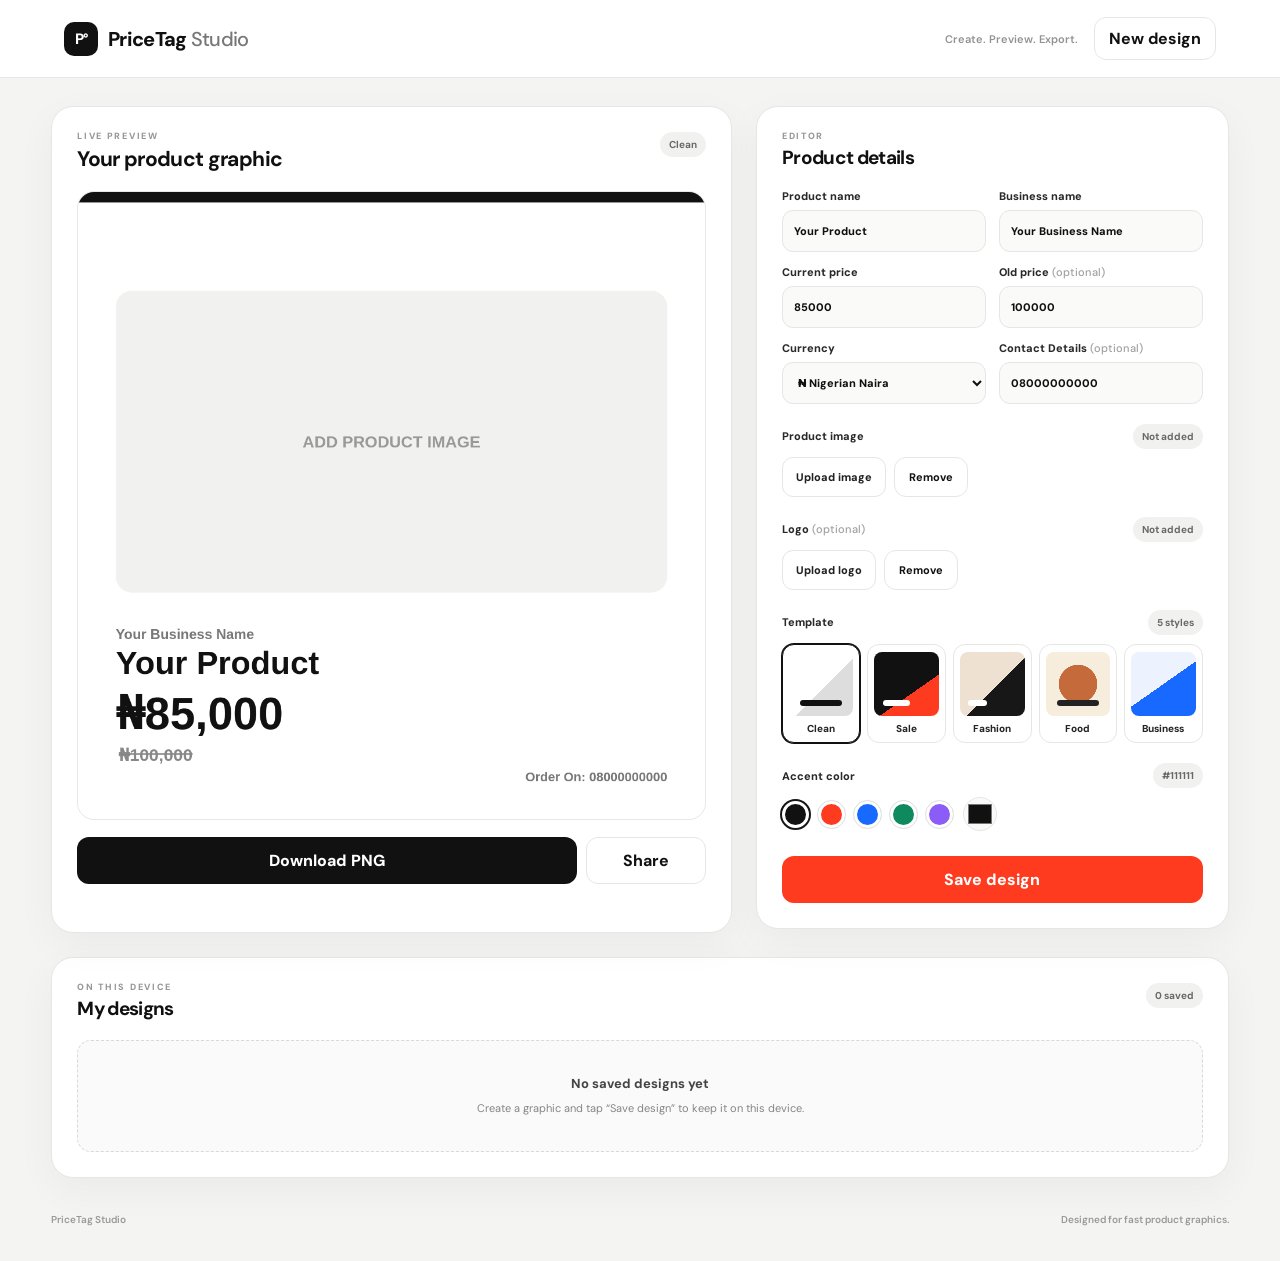
<file: pricetag.html>
<!DOCTYPE html><html lang="en"><head><meta charset="UTF-8"><meta name="viewport" content="width=device-width, initial-scale=1.0, viewport-fit=cover"><meta name="theme-color" content="#0b0b0c"><meta name="description" content="Create clean product graphics in seconds with PriceTag Studio."><title>PriceTag Studio</title><link rel="preconnect" href="https://fonts.googleapis.com"><link rel="preconnect" href="https://fonts.gstatic.com" crossorigin><link href="https://fonts.googleapis.com/css2?family=DM+Sans:wght@400;500;600;700;800&family=Inter:wght@400;500;600;700;800&display=swap" rel="stylesheet"><link rel="stylesheet" href="pricetagstyle.css"></head><body><header class="topbar"><a class="brand" href="#" aria-label="PriceTag Studio home"><span class="brand-mark">P°</span><span>PriceTag <b>Studio</b></span></a><div class="top-actions"><span class="top-hint">Create. Preview. Export.</span><button id="newDesignBtn" class="ghost-btn" type="button">New design</button></div></header><main class="app-shell"><section class="preview-panel panel"><div class="panel-head"><div><span class="eyebrow">LIVE PREVIEW</span><h1>Your product graphic</h1></div><span id="templateBadge" class="badge">Clean</span></div><div class="canvas-wrap"><canvas id="designCanvas" width="1080" height="1080"></canvas></div><div class="export-row"><button id="downloadBtn" class="primary-btn" type="button">Download PNG</button><button id="shareBtn" class="secondary-btn" type="button">Share</button></div><p id="status" class="status" role="status" aria-live="polite"></p></section><section class="editor-panel panel"><div class="section-heading"><div><span class="eyebrow">EDITOR</span><h2>Product details</h2></div></div><div class="form-grid"><label>Product name<input id="productName" value="Your Product" maxlength="40" placeholder="e.g. Nike Air Max"></label><label>Business name<input id="businessName" value="Your Business Name" maxlength="35" placeholder="Your Business Name"></label><label>Current price<input id="price" value="85000" inputmode="numeric" placeholder="85000"></label><label>Old price <span class="optional">(optional)</span><input id="oldPrice" value="100000" inputmode="numeric" placeholder="100000"></label><label>Currency<select id="currency"><option value="₦">₦ Nigerian Naira</option><option value="$">$ US Dollar</option><option value="£">£ Pound</option><option value="€">€ Euro</option></select></label><label>Contact Details <span class="optional">(optional)</span><input id="contact" value="08000000000" maxlength="40" inputmode="text" placeholder="08000000000"></label></div><div class="control-block"><div class="control-head"><div class="control-label">Product image</div><span id="imageState" class="file-state">Not added</span></div><div class="file-actions"><label class="upload-btn">Upload image<input id="productImage" type="file" accept="image/*" hidden></label><button id="removeImageBtn" class="small-btn" type="button">Remove</button></div></div><div class="control-block"><div class="control-head"><div class="control-label">Logo <span class="optional">(optional)</span></div><span id="logoState" class="file-state">Not added</span></div><div class="file-actions"><label class="upload-btn">Upload logo<input id="logoImage" type="file" accept="image/*" hidden></label><button id="removeLogoBtn" class="small-btn" type="button">Remove</button></div></div><div class="control-block"><div class="control-head"><div class="control-label">Template</div><span class="file-state">5 styles</span></div><div id="templates" class="template-grid"><button class="template-card active" data-template="clean" type="button"><span class="template-preview clean-preview"><i></i></span><span>Clean</span></button><button class="template-card" data-template="sale" type="button"><span class="template-preview sale-preview"><i></i></span><span>Sale</span></button><button class="template-card" data-template="fashion" type="button"><span class="template-preview fashion-preview"><i></i></span><span>Fashion</span></button><button class="template-card" data-template="food" type="button"><span class="template-preview food-preview"><i></i></span><span>Food</span></button><button class="template-card" data-template="business" type="button"><span class="template-preview business-preview"><i></i></span><span>Business</span></button></div></div><div class="control-block"><div class="control-head"><div class="control-label">Accent color</div><span id="colorValue" class="file-state">#111111</span></div><div class="color-row"><button class="color-dot active" data-color="#111111" style="--dot:#111111" aria-label="Black" type="button"></button><button class="color-dot" data-color="#ff3b1f" style="--dot:#ff3b1f" aria-label="Orange red" type="button"></button><button class="color-dot" data-color="#1769ff" style="--dot:#1769ff" aria-label="Blue" type="button"></button><button class="color-dot" data-color="#0f8a5f" style="--dot:#0f8a5f" aria-label="Green" type="button"></button><button class="color-dot" data-color="#8b5cf6" style="--dot:#8b5cf6" aria-label="Purple" type="button"></button><input id="customColor" type="color" value="#111111" title="Custom color" aria-label="Custom accent color"></div></div><button id="saveBtn" class="save-btn" type="button">Save design</button></section></main><section class="saved-section panel"><div class="section-heading"><div><span class="eyebrow">ON THIS DEVICE</span><h2>My designs</h2></div><span id="savedCount" class="file-state">0 saved</span></div><div id="savedDesigns" class="saved-grid"></div></section><footer class="footer"><span>PriceTag Studio</span><span>Designed for fast product graphics.</span></footer><script src="app.js"></script></body></html>
</file>
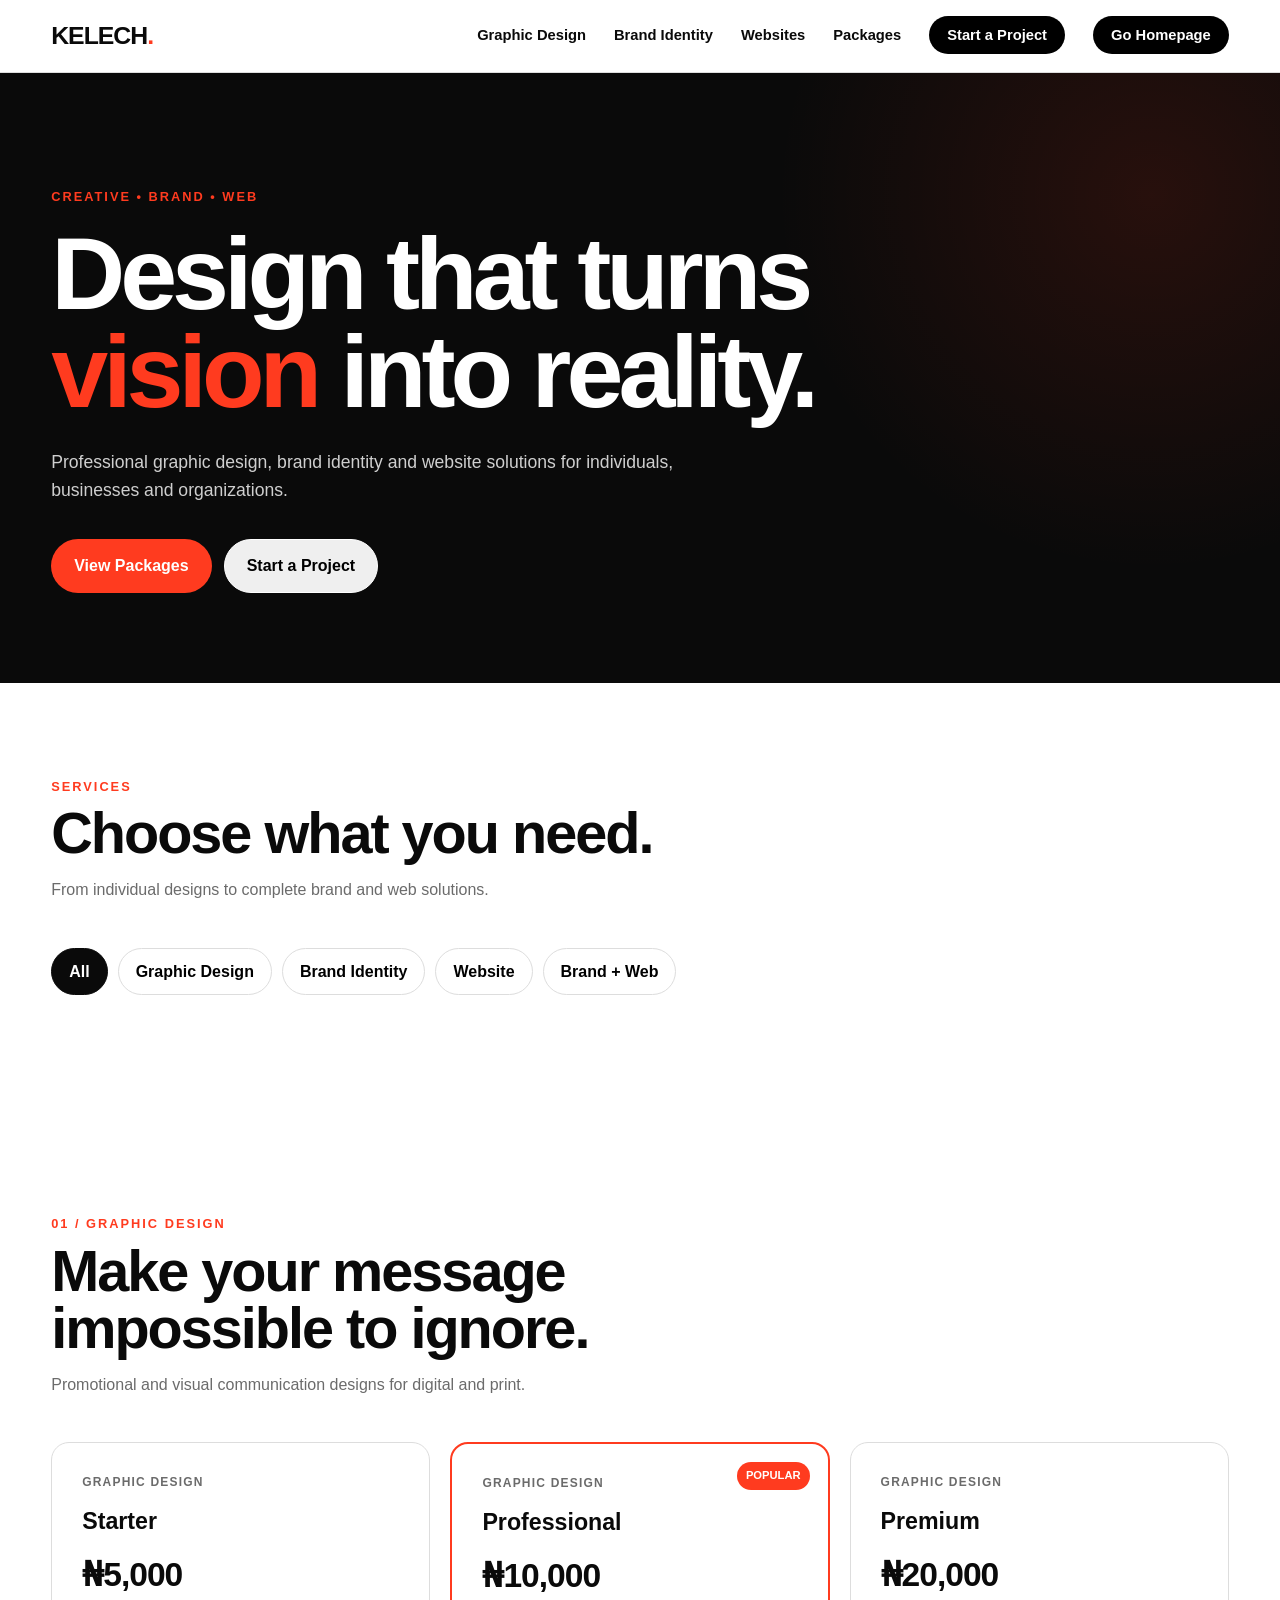
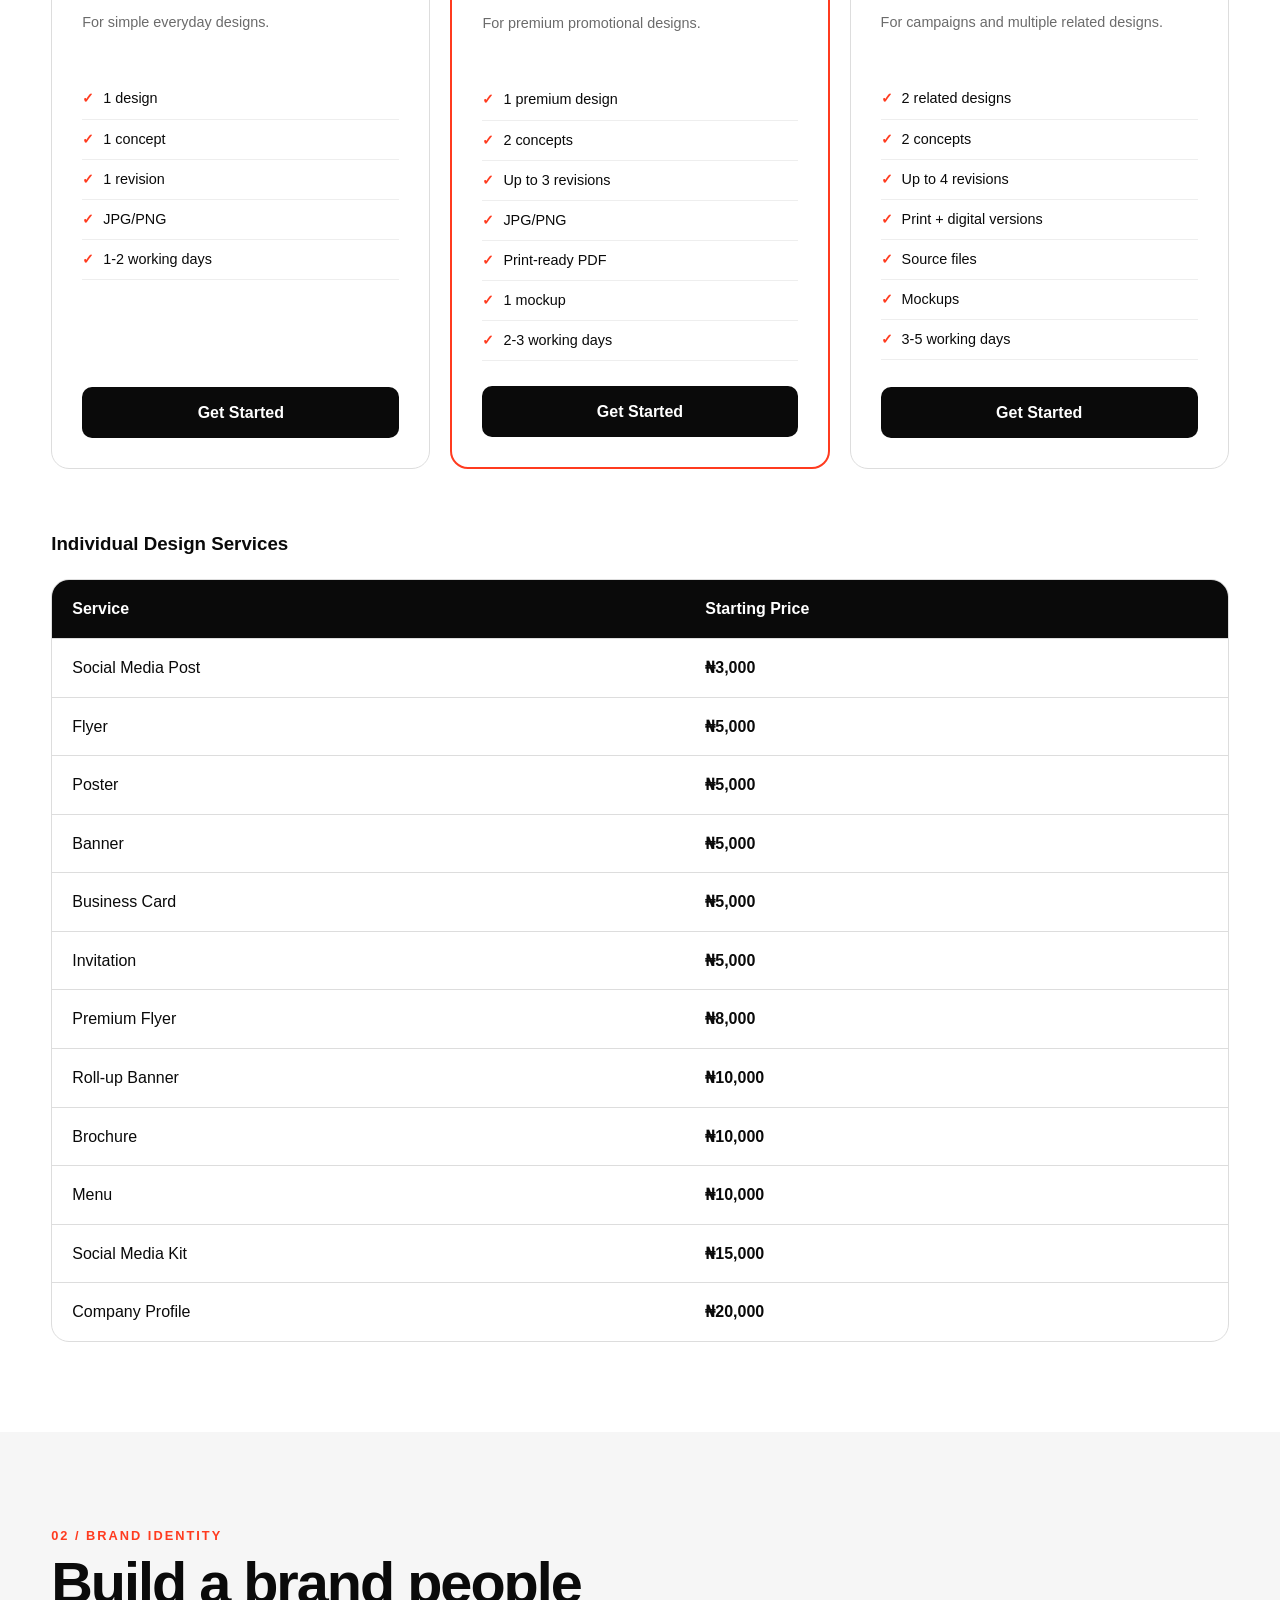
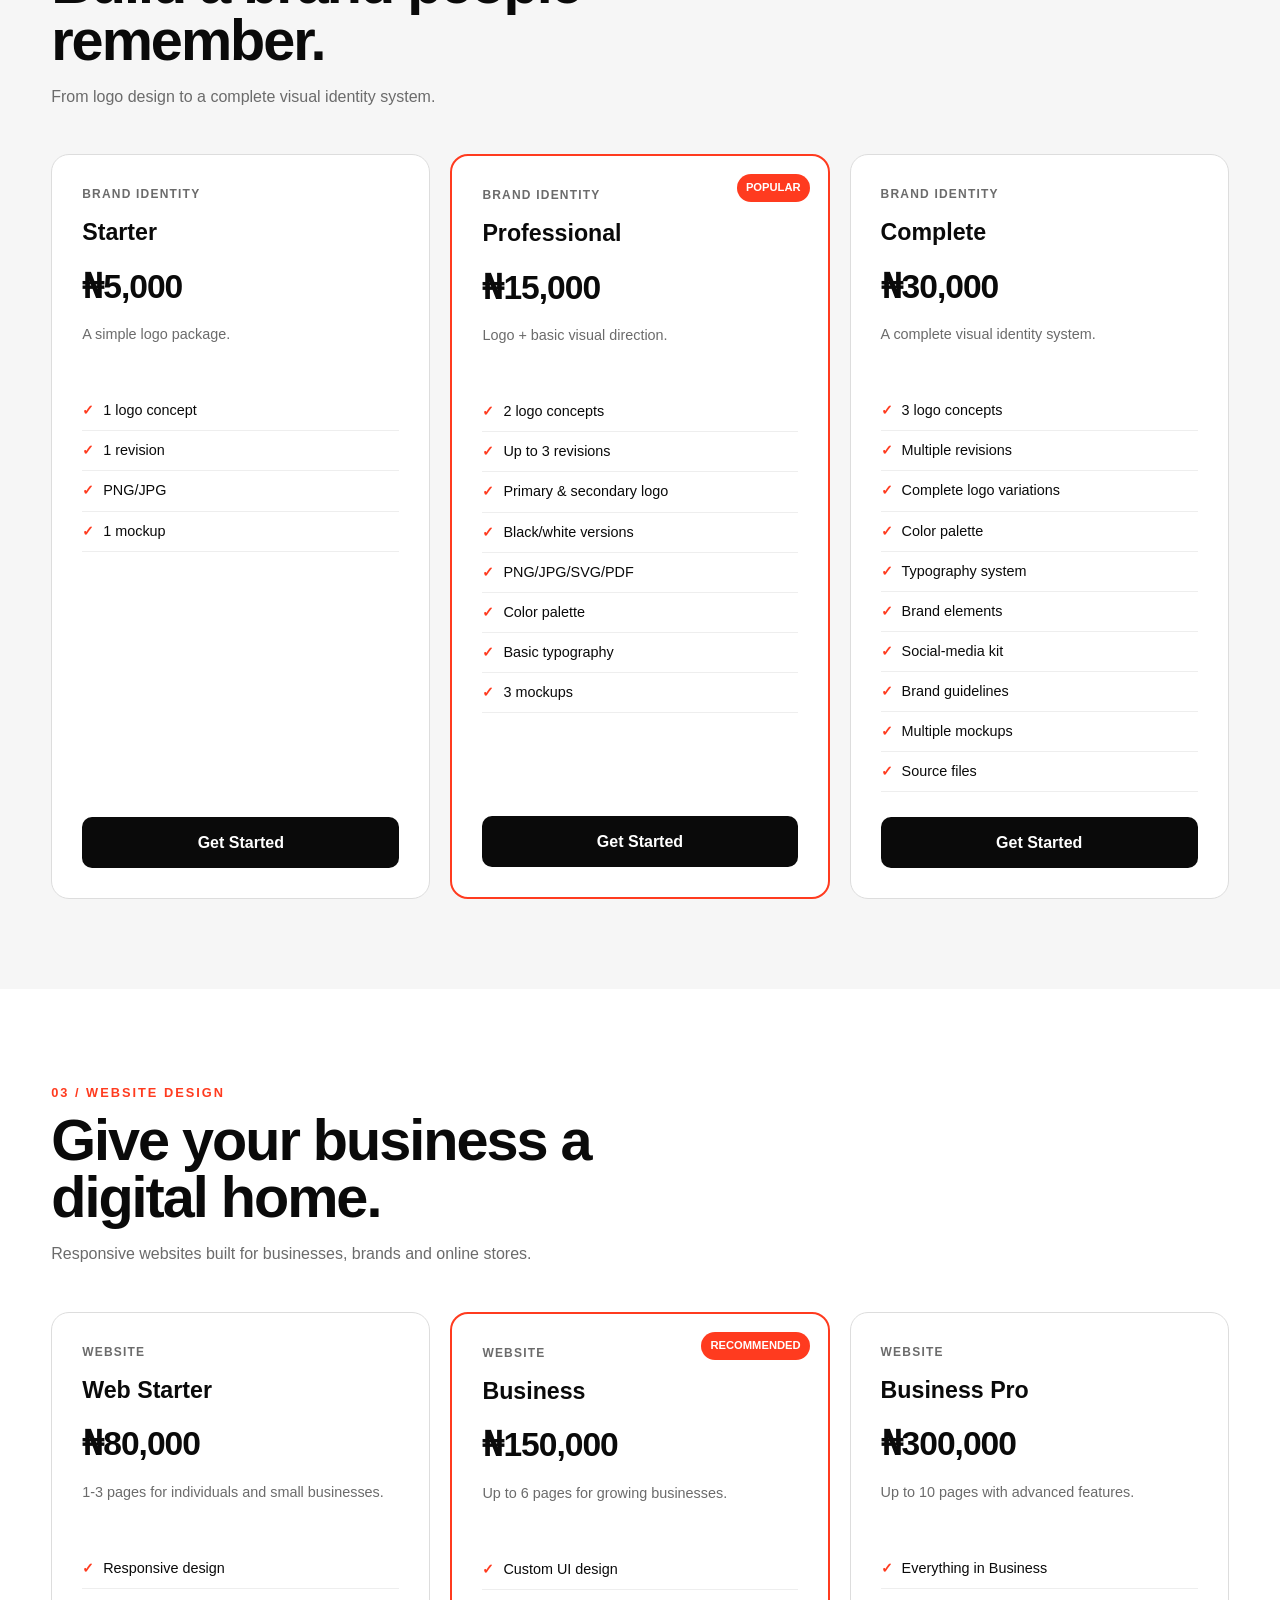
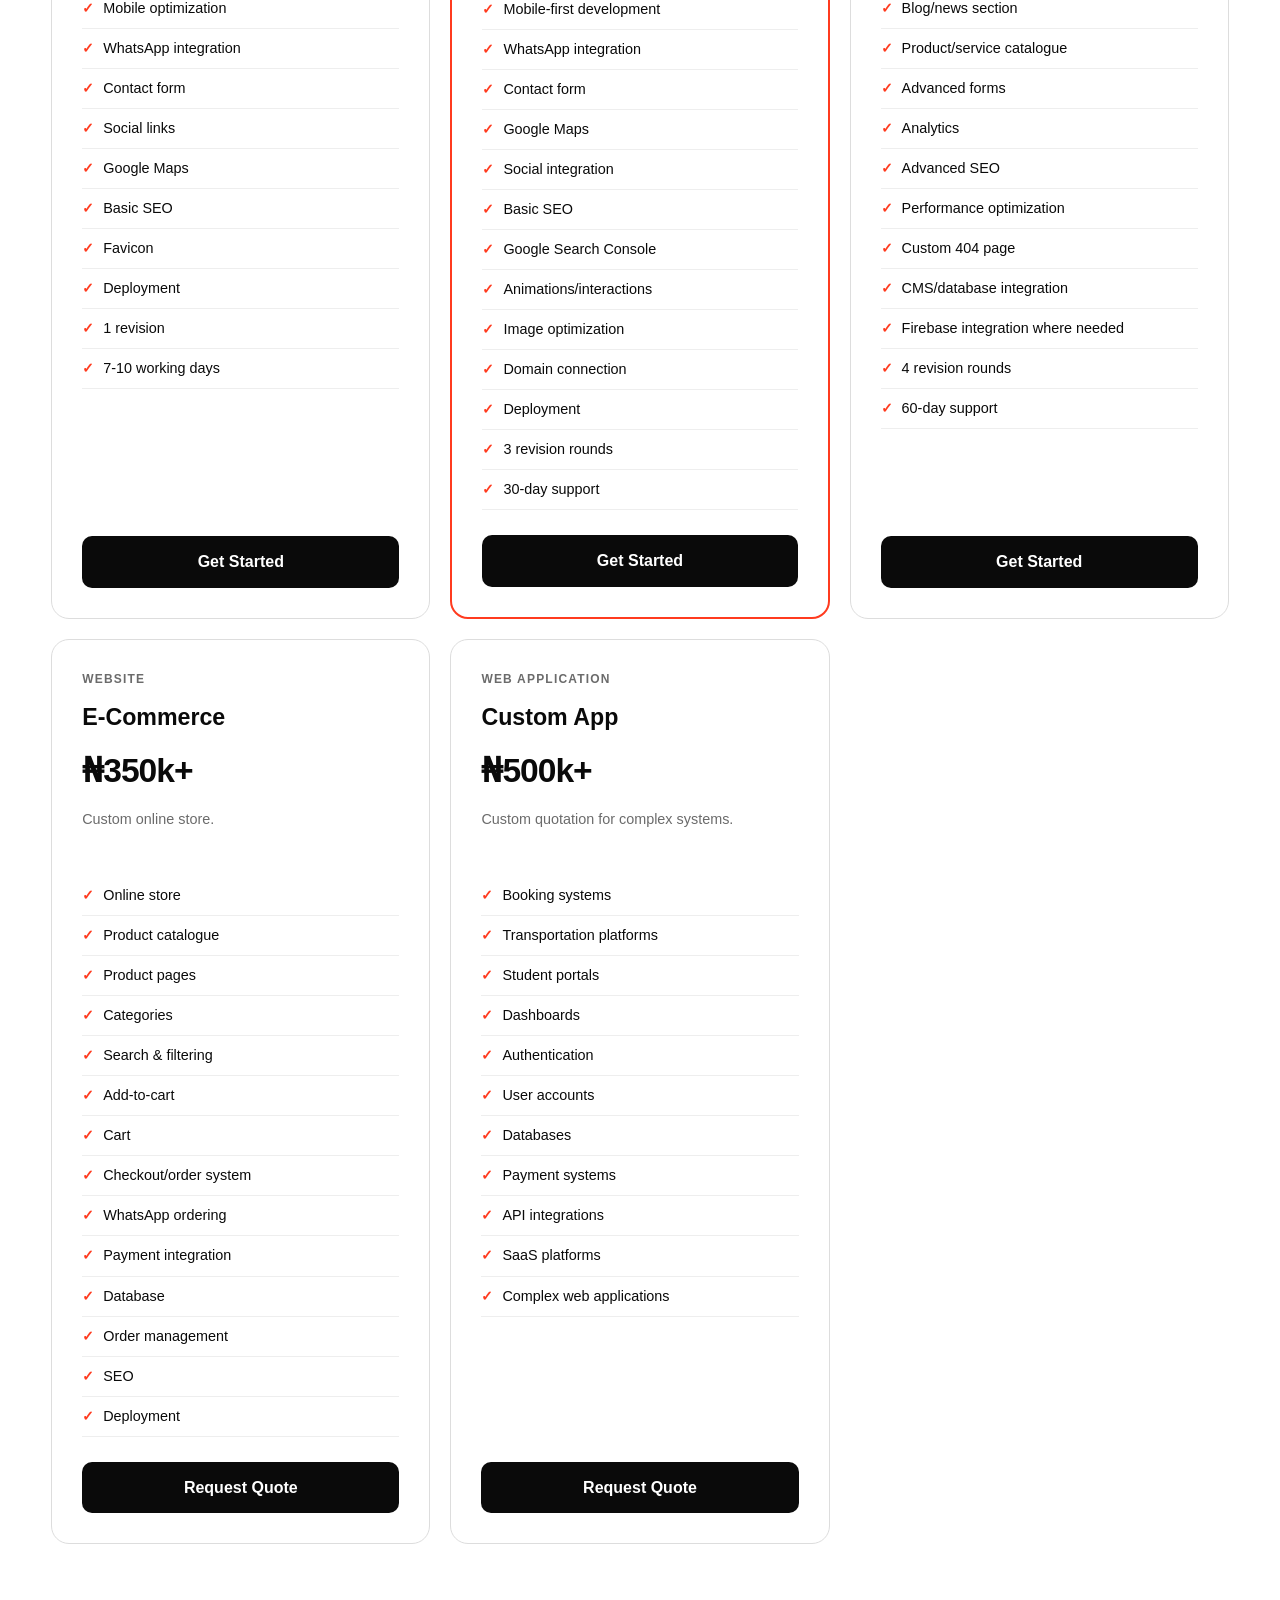
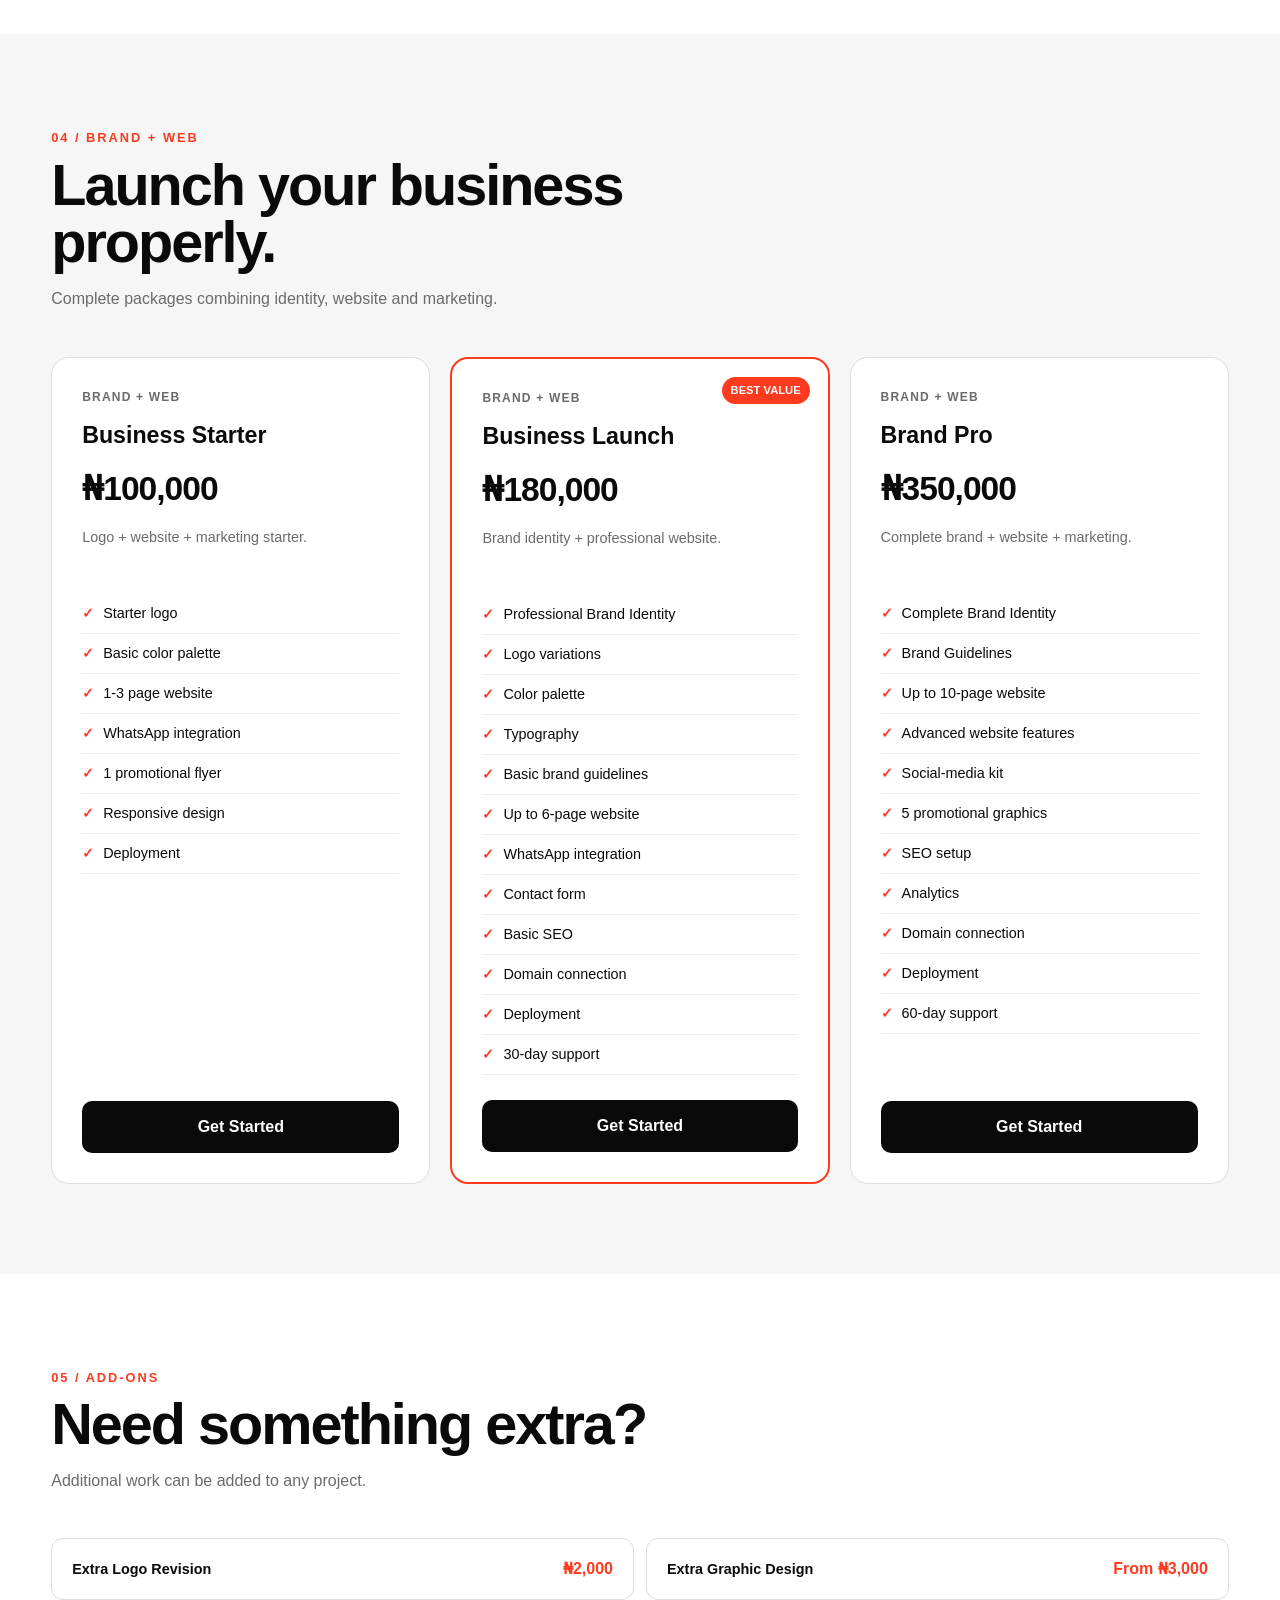
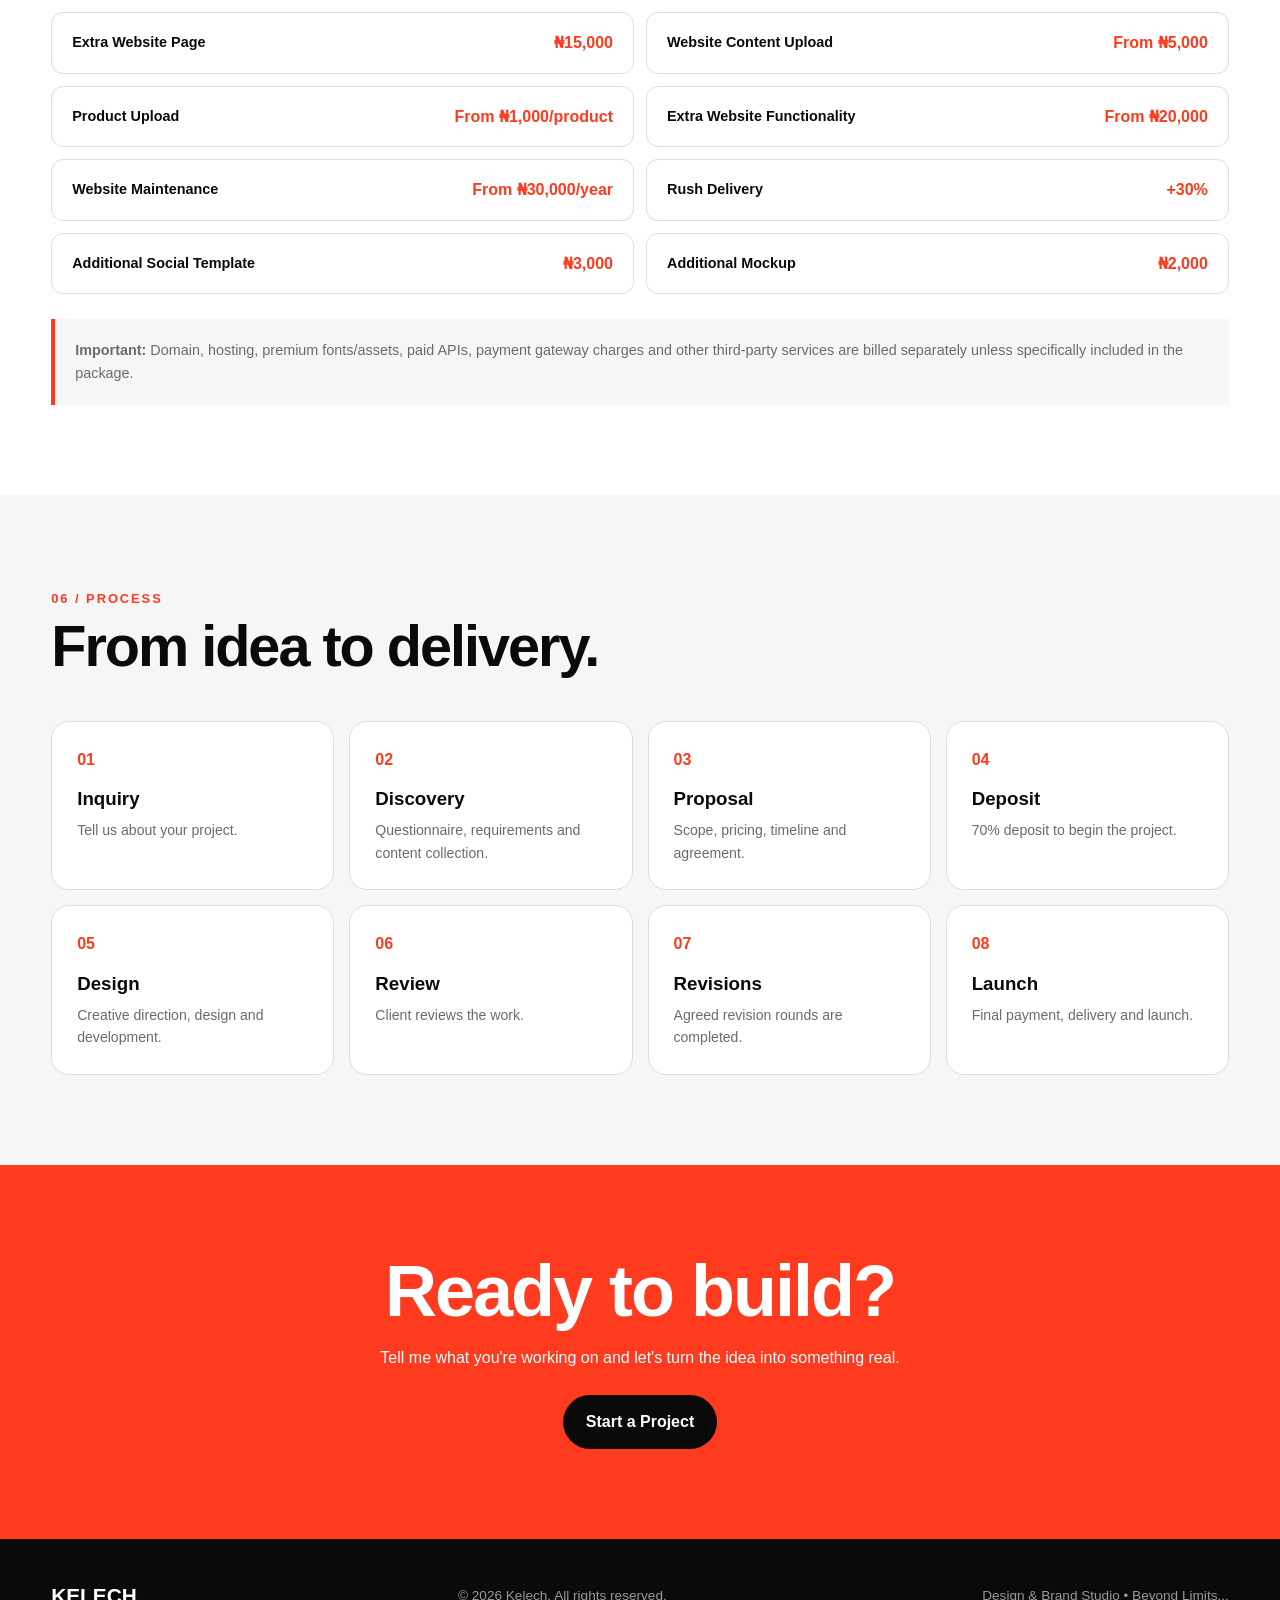
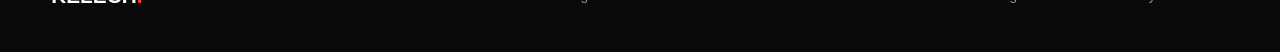
<file: pricing.html>
<!DOCTYPE html><html lang="en"><head><meta charset="UTF-8"><meta name="viewport" content="width=device-width, initial-scale=1.0"><title>Kelech - Creative Services & Pricing</title><meta name="description" content="Kelech Creative Services — Graphic Design, Brand Identity and Website Design."><style> :root { --black: #0A0A0A; --dark: #1F1F1F; --orange: #FF3B1F; --white: #FFFFFF; --light: #EDEDED; --gray: #6B6B6B; --border: #dddddd; --soft: #f6f6f6; --radius: 18px; --max-width: 1180px; } * { margin: 0; padding: 0; box-sizing: border-box; } html { scroll-behavior: smooth; } body { font-family: Arial, Helvetica, sans-serif; color: var(--black); background: var(--white); line-height: 1.6; } a { color: inherit; text-decoration: none; } button { font: inherit; } .container { width: min(92%, var(--max-width)); margin: auto; } header { position: sticky; top: 0; z-index: 1000; background: rgba(255,255,255,.95); backdrop-filter: blur(12px); border-bottom: 1px solid var(--border); } .navbar { height: 72px; display: flex; align-items: center; justify-content: space-between; } .logo { font-size: 1.55rem; font-weight: 900; letter-spacing: -1px; } .logo span { color: var(--orange); } .nav-links { display: flex; align-items: center; gap: 28px; list-style: none; font-size: .92rem; font-weight: 600; } .nav-links a:hover { color: var(--orange); } .nav-cta { background: black; color: white !important; padding: 11px 18px; border-radius: 999px; } .nav-cta:hover { background: var(--orange); } .menu-btn { display: none; border: 0; background: none; font-size: 1.6rem; cursor: pointer; } .hero { padding: 110px 0 90px; background: radial-gradient(circle at 90% 20%, rgba(255,59,31,.12), transparent 30%), var(--black); color: white; } .hero-content { max-width: 850px; } .eyebrow { display: inline-block; color: var(--orange); font-size: .8rem; font-weight: 800; letter-spacing: 2px; text-transform: uppercase; margin-bottom: 18px; } .hero h1 { font-size: clamp(3rem, 8vw, 6.5rem); line-height: .95; letter-spacing: -5px; margin-bottom: 28px; } .hero h1 span { color: var(--orange); } .hero p { max-width: 650px; color: #cfcfcf; font-size: 1.1rem; margin-bottom: 35px; } .hero-buttons { display: flex; gap: 12px; flex-wrap: wrap; } .btn { display: inline-flex; align-items: center; justify-content: center; border: 1px solid transparent; border-radius: 999px; padding: 13px 22px; font-weight: 700; cursor: pointer; transition: .25s ease; } .btn-primary { background: var(--orange); color: white; } .btn-primary:hover { transform: translateY(-2px); background: #e93218; } .btn-outline { border-color: #fff; color: black; } .btn-outline:hover { border-color: white; background: white; color: var(--black); } section { padding: 90px 0; } .section-heading { max-width: 700px; margin-bottom: 45px; } .section-heading .eyebrow { margin-bottom: 8px; } .section-heading h2 { font-size: clamp(2rem, 5vw, 3.6rem); line-height: 1; letter-spacing: -2px; margin-bottom: 14px; } .section-heading p { color: var(--gray); } .filters { display: flex; gap: 10px; flex-wrap: wrap; margin-bottom: 35px; } .filter-btn { border: 1px solid var(--border); background: white; padding: 10px 17px; border-radius: 999px; cursor: pointer; font-weight: 700; transition: .2s; } .filter-btn.active, .filter-btn:hover { background: var(--black); color: white; border-color: var(--black); } .pricing-grid { display: grid; grid-template-columns: repeat(3, 1fr); gap: 20px; } .pricing-card { position: relative; border: 1px solid var(--border); border-radius: var(--radius); padding: 30px; background: white; display: flex; flex-direction: column; transition: .25s ease; } .pricing-card:hover { transform: translateY(-6px); box-shadow: 0 18px 45px rgba(0,0,0,.08); } .pricing-card.featured { border: 2px solid var(--orange); } .popular { position: absolute; top: 18px; right: 18px; background: var(--orange); color: white; font-size: .7rem; font-weight: 800; padding: 5px 9px; border-radius: 999px; text-transform: uppercase; } .card-label { color: var(--gray); font-size: .75rem; font-weight: 800; text-transform: uppercase; letter-spacing: 1.2px; margin-bottom: 10px; } .pricing-card h3 { font-size: 1.45rem; margin-bottom: 8px; } .price { font-size: 2.1rem; font-weight: 900; letter-spacing: -1px; margin-bottom: 10px; } .description { color: var(--gray); font-size: .9rem; min-height: 48px; margin-bottom: 20px; } .features { list-style: none; margin-bottom: 25px; } .features li { padding: 8px 0; border-bottom: 1px solid #eeeeee; font-size: .9rem; } .features li::before { content: "✓"; color: var(--orange); font-weight: 900; margin-right: 9px; } .card-btn { margin-top: auto; width: 100%; border: none; background: var(--black); color: white; padding: 13px; border-radius: 10px; font-weight: 800; cursor: pointer; transition: .2s; } .card-btn:hover { background: var(--orange); } .table-wrapper { overflow-x: auto; border: 1px solid var(--border); border-radius: var(--radius); } table { width: 100%; border-collapse: collapse; min-width: 550px; } th, td { text-align: left; padding: 16px 20px; border-bottom: 1px solid var(--border); } th { background: var(--black); color: white; } tr:last-child td { border-bottom: none; } td:last-child { font-weight: 800; } .combined { background: var(--soft); } .combined .pricing-card { background: white; } .addon-grid { display: grid; grid-template-columns: repeat(2, 1fr); gap: 12px; } .addon { display: flex; justify-content: space-between; align-items: center; padding: 17px 20px; border: 1px solid var(--border); border-radius: 12px; background: white; } .addon strong { font-size: .9rem; } .addon span { font-weight: 800; color: var(--orange); white-space: nowrap; } .process { display: grid; grid-template-columns: repeat(4, 1fr); gap: 15px; } .process-step { padding: 25px; border: 1px solid var(--border); border-radius: var(--radius); background: white; } .step-number { color: var(--orange); font-weight: 900; margin-bottom: 12px; } .process-step h3 { margin-bottom: 5px; } .process-step p { color: var(--gray); font-size: .88rem; } .delivery { background: var(--black); color: white; } .delivery-box { border: 1px solid #333; border-radius: var(--radius); padding: 30px; font-family: monospace; color: #ddd; background: #111; overflow-x: auto; } .delivery-box .folder { color: var(--orange); } .notice { margin-top: 25px; padding: 20px; background: var(--soft); border-left: 4px solid var(--orange); color: var(--gray); font-size: .9rem; } .cta { background: var(--orange); color: white; text-align: center; } .cta h2 { font-size: clamp(2.2rem, 6vw, 4.5rem); line-height: 1; letter-spacing: -2px; margin-bottom: 18px; } .cta p { max-width: 600px; margin: 0 auto 25px; } .cta .btn { background: var(--black); } footer { background: var(--black); color: white; padding: 40px 0; } .footer-content { display: flex; justify-content: space-between; align-items: center; gap: 20px; } .footer-logo { font-weight: 900; font-size: 1.3rem; } .footer-logo span { color: var(--orange); } .footer-text { color: #999; font-size: .85rem; } .modal { display: none; position: fixed; inset: 0; background: rgba(0,0,0,.7); z-index: 2000; align-items: center; justify-content: center; padding: 20px; } .modal.show { display: flex; } .modal-box { width: min(100%, 480px); background: white; border-radius: 20px; padding: 30px; position: relative; } .modal-box h2 { margin-bottom: 8px; } .modal-box p { color: var(--gray); margin-bottom: 20px; } .close-modal { position: absolute; top: 15px; right: 18px; border: none; background: none; font-size: 1.5rem; cursor: pointer; } .modal-box input, .modal-box textarea { width: 100%; padding: 13px; border: 1px solid var(--border); border-radius: 9px; margin-bottom: 12px; outline: none; font: inherit; } .modal-box textarea { resize: vertical; min-height: 100px; } .modal-box input:focus, .modal-box textarea:focus { border-color: var(--orange); } @media (max-width: 900px) { .pricing-grid { grid-template-columns: repeat(2, 1fr); } .process { grid-template-columns: repeat(2, 1fr); } } @media (max-width: 700px) { .navbar { height: 65px; } .menu-btn { display: block; } .nav-links { display: none; position: absolute; top: 65px; left: 0; right: 0; background: white; padding: 20px; flex-direction: column; align-items: stretch; border-bottom: 1px solid var(--border); } .nav-links.show { display: flex; } .nav-links a { display: block; padding: 10px; } .nav-cta { text-align: center; } .hero { padding: 80px 0 70px; } .hero h1 { letter-spacing: -3px; } section { padding: 65px 0; } .pricing-grid { grid-template-columns: 1fr; } .addon-grid { grid-template-columns: 1fr; } .process { grid-template-columns: 1fr; } .footer-content { flex-direction: column; align-items: flex-start; } } </style></head><body><header><div class="container navbar"><a href="https://studio.kelech.me" class="logo"> KELECH<span>.</span></a><button class="menu-btn" id="menuBtn"> ☰ </button><ul class="nav-links" id="navLinks"><li><a href="#graphic">Graphic Design</a></li><li><a href="#brand">Brand Identity</a></li><li><a href="#web">Websites</a></li><li><a href="#packages">Packages</a></li><li><a href="#" class="nav-cta" onclick="openModal('General Inquiry')">Start a Project</a></li><li><a class="nav-cta" href="https://studio.kelech.me">Go Homepage</a></li></ul></div></header><section class="hero"><div class="container"><div class="hero-content"><span class="eyebrow"> Creative • Brand • Web </span><h1> Design that turns <span>vision</span> into reality. </h1><p> Professional graphic design, brand identity and website solutions for individuals, businesses and organizations. </p><div class="hero-buttons"><a href="#packages" class="btn btn-primary"> View Packages </a><button class="btn btn-outline" onclick="openModal('General Inquiry')"> Start a Project </button></div></div></div></section><section id="pricing"><div class="container"><div class="section-heading"><span class="eyebrow">Services</span><h2>Choose what you need.</h2><p> From individual designs to complete brand and web solutions. </p></div><div class="filters"><button class="filter-btn active" data-filter="all"> All </button><button class="filter-btn" data-filter="graphic"> Graphic Design </button><button class="filter-btn" data-filter="brand"> Brand Identity </button><button class="filter-btn" data-filter="web"> Website </button><button class="filter-btn" data-filter="combined"> Brand + Web </button></div></div></section><section id="graphic"><div class="container"><div class="section-heading"><span class="eyebrow">01 / Graphic Design</span><h2>Make your message impossible to ignore.</h2><p> Promotional and visual communication designs for digital and print. </p></div><div class="pricing-grid"><article class="pricing-card"><div class="card-label">Graphic Design</div><h3>Starter</h3><div class="price">₦5,000</div><p class="description"> For simple everyday designs. </p><ul class="features"><li>1 design</li><li>1 concept</li><li>1 revision</li><li>JPG/PNG</li><li>1-2 working days</li></ul><button class="card-btn" onclick="openModal('Graphic Design Starter — ₦5,000')"> Get Started </button></article><article class="pricing-card featured"><span class="popular">Popular</span><div class="card-label">Graphic Design</div><h3>Professional</h3><div class="price">₦10,000</div><p class="description"> For premium promotional designs. </p><ul class="features"><li>1 premium design</li><li>2 concepts</li><li>Up to 3 revisions</li><li>JPG/PNG</li><li>Print-ready PDF</li><li>1 mockup</li><li>2-3 working days</li></ul><button class="card-btn" onclick="openModal('Graphic Design Professional — ₦10,000')"> Get Started </button></article><article class="pricing-card"><div class="card-label">Graphic Design</div><h3>Premium</h3><div class="price">₦20,000</div><p class="description"> For campaigns and multiple related designs. </p><ul class="features"><li>2 related designs</li><li>2 concepts</li><li>Up to 4 revisions</li><li>Print + digital versions</li><li>Source files</li><li>Mockups</li><li>3-5 working days</li></ul><button class="card-btn" onclick="openModal('Graphic Design Premium — ₦20,000')"> Get Started </button></article></div><div style="margin-top:60px;"><h3 style="margin-bottom:20px;"> Individual Design Services </h3><div class="table-wrapper"><table><thead><tr><th>Service</th><th>Starting Price</th></tr></thead><tbody><tr><td>Social Media Post</td><td>₦3,000</td></tr><tr><td>Flyer</td><td>₦5,000</td></tr><tr><td>Poster</td><td>₦5,000</td></tr><tr><td>Banner</td><td>₦5,000</td></tr><tr><td>Business Card</td><td>₦5,000</td></tr><tr><td>Invitation</td><td>₦5,000</td></tr><tr><td>Premium Flyer</td><td>₦8,000</td></tr><tr><td>Roll-up Banner</td><td>₦10,000</td></tr><tr><td>Brochure</td><td>₦10,000</td></tr><tr><td>Menu</td><td>₦10,000</td></tr><tr><td>Social Media Kit</td><td>₦15,000</td></tr><tr><td>Company Profile</td><td>₦20,000</td></tr></tbody></table></div></div></div></section><section id="brand" style="background:#f6f6f6;"><div class="container"><div class="section-heading"><span class="eyebrow"> 02 / Brand Identity </span><h2> Build a brand people remember. </h2><p> From logo design to a complete visual identity system. </p></div><div class="pricing-grid"><article class="pricing-card"><div class="card-label">Brand Identity</div><h3>Starter</h3><div class="price">₦5,000</div><p class="description"> A simple logo package. </p><ul class="features"><li>1 logo concept</li><li>1 revision</li><li>PNG/JPG</li><li>1 mockup</li></ul><button class="card-btn" onclick="openModal('Brand Identity Starter — ₦5,000')"> Get Started </button></article><article class="pricing-card featured"><span class="popular">Popular</span><div class="card-label">Brand Identity</div><h3>Professional</h3><div class="price">₦15,000</div><p class="description"> Logo + basic visual direction. </p><ul class="features"><li>2 logo concepts</li><li>Up to 3 revisions</li><li>Primary & secondary logo</li><li>Black/white versions</li><li>PNG/JPG/SVG/PDF</li><li>Color palette</li><li>Basic typography</li><li>3 mockups</li></ul><button class="card-btn" onclick="openModal('Brand Identity Professional — ₦15,000')"> Get Started </button></article><article class="pricing-card"><div class="card-label">Brand Identity</div><h3>Complete</h3><div class="price">₦30,000</div><p class="description"> A complete visual identity system. </p><ul class="features"><li>3 logo concepts</li><li>Multiple revisions</li><li>Complete logo variations</li><li>Color palette</li><li>Typography system</li><li>Brand elements</li><li>Social-media kit</li><li>Brand guidelines</li><li>Multiple mockups</li><li>Source files</li></ul><button class="card-btn" onclick="openModal('Complete Brand Identity — ₦30,000')"> Get Started </button></article></div></div></section><section id="web"><div class="container"><div class="section-heading"><span class="eyebrow"> 03 / Website Design </span><h2> Give your business a digital home. </h2><p> Responsive websites built for businesses, brands and online stores. </p></div><div class="pricing-grid"><article class="pricing-card"><div class="card-label">Website</div><h3>Web Starter</h3><div class="price">₦80,000</div><p class="description"> 1-3 pages for individuals and small businesses. </p><ul class="features"><li>Responsive design</li><li>Mobile optimization</li><li>WhatsApp integration</li><li>Contact form</li><li>Social links</li><li>Google Maps</li><li>Basic SEO</li><li>Favicon</li><li>Deployment</li><li>1 revision</li><li>7-10 working days</li></ul><button class="card-btn" onclick="openModal('Web Starter — ₦80,000')"> Get Started </button></article><article class="pricing-card featured"><span class="popular">Recommended</span><div class="card-label">Website</div><h3>Business</h3><div class="price">₦150,000</div><p class="description"> Up to 6 pages for growing businesses. </p><ul class="features"><li>Custom UI design</li><li>Mobile-first development</li><li>WhatsApp integration</li><li>Contact form</li><li>Google Maps</li><li>Social integration</li><li>Basic SEO</li><li>Google Search Console</li><li>Animations/interactions</li><li>Image optimization</li><li>Domain connection</li><li>Deployment</li><li>3 revision rounds</li><li>30-day support</li></ul><button class="card-btn" onclick="openModal('Business Website — ₦150,000')"> Get Started </button></article><article class="pricing-card"><div class="card-label">Website</div><h3>Business Pro</h3><div class="price">₦300,000</div><p class="description"> Up to 10 pages with advanced features. </p><ul class="features"><li>Everything in Business</li><li>Blog/news section</li><li>Product/service catalogue</li><li>Advanced forms</li><li>Analytics</li><li>Advanced SEO</li><li>Performance optimization</li><li>Custom 404 page</li><li>CMS/database integration</li><li>Firebase integration where needed</li><li>4 revision rounds</li><li>60-day support</li></ul><button class="card-btn" onclick="openModal('Business Pro — ₦300,000')"> Get Started </button></article><article class="pricing-card"><div class="card-label">Website</div><h3>E-Commerce</h3><div class="price">₦350k+</div><p class="description"> Custom online store. </p><ul class="features"><li>Online store</li><li>Product catalogue</li><li>Product pages</li><li>Categories</li><li>Search & filtering</li><li>Add-to-cart</li><li>Cart</li><li>Checkout/order system</li><li>WhatsApp ordering</li><li>Payment integration</li><li>Database</li><li>Order management</li><li>SEO</li><li>Deployment</li></ul><button class="card-btn" onclick="openModal('E-Commerce Website — From ₦350,000')"> Request Quote </button></article><article class="pricing-card"><div class="card-label">Web Application</div><h3>Custom App</h3><div class="price">₦500k+</div><p class="description"> Custom quotation for complex systems. </p><ul class="features"><li>Booking systems</li><li>Transportation platforms</li><li>Student portals</li><li>Dashboards</li><li>Authentication</li><li>User accounts</li><li>Databases</li><li>Payment systems</li><li>API integrations</li><li>SaaS platforms</li><li>Complex web applications</li></ul><button class="card-btn" onclick="openModal('Custom Web Application — From ₦500,000')"> Request Quote </button></article></div></div></section><section id="packages" class="combined"><div class="container"><div class="section-heading"><span class="eyebrow"> 04 / Brand + Web </span><h2> Launch your business properly. </h2><p> Complete packages combining identity, website and marketing. </p></div><div class="pricing-grid"><article class="pricing-card"><div class="card-label">Brand + Web</div><h3>Business Starter</h3><div class="price">₦100,000</div><p class="description"> Logo + website + marketing starter. </p><ul class="features"><li>Starter logo</li><li>Basic color palette</li><li>1-3 page website</li><li>WhatsApp integration</li><li>1 promotional flyer</li><li>Responsive design</li><li>Deployment</li></ul><button class="card-btn" onclick="openModal('Business Starter — ₦100,000')"> Get Started </button></article><article class="pricing-card featured"><span class="popular">Best Value</span><div class="card-label">Brand + Web</div><h3>Business Launch</h3><div class="price">₦180,000</div><p class="description"> Brand identity + professional website. </p><ul class="features"><li>Professional Brand Identity</li><li>Logo variations</li><li>Color palette</li><li>Typography</li><li>Basic brand guidelines</li><li>Up to 6-page website</li><li>WhatsApp integration</li><li>Contact form</li><li>Basic SEO</li><li>Domain connection</li><li>Deployment</li><li>30-day support</li></ul><button class="card-btn" onclick="openModal('Business Launch — ₦180,000')"> Get Started </button></article><article class="pricing-card"><div class="card-label">Brand + Web</div><h3>Brand Pro</h3><div class="price">₦350,000</div><p class="description"> Complete brand + website + marketing. </p><ul class="features"><li>Complete Brand Identity</li><li>Brand Guidelines</li><li>Up to 10-page website</li><li>Advanced website features</li><li>Social-media kit</li><li>5 promotional graphics</li><li>SEO setup</li><li>Analytics</li><li>Domain connection</li><li>Deployment</li><li>60-day support</li></ul><button class="card-btn" onclick="openModal('Brand Pro — ₦350,000')"> Get Started </button></article></div></div></section><section><div class="container"><div class="section-heading"><span class="eyebrow">05 / Add-ons</span><h2> Need something extra? </h2><p> Additional work can be added to any project. </p></div><div class="addon-grid"><div class="addon"><strong>Extra Logo Revision</strong><span>₦2,000</span></div><div class="addon"><strong>Extra Graphic Design</strong><span>From ₦3,000</span></div><div class="addon"><strong>Extra Website Page</strong><span>₦15,000</span></div><div class="addon"><strong>Website Content Upload</strong><span>From ₦5,000</span></div><div class="addon"><strong>Product Upload</strong><span>From ₦1,000/product</span></div><div class="addon"><strong>Extra Website Functionality</strong><span>From ₦20,000</span></div><div class="addon"><strong>Website Maintenance</strong><span>From ₦30,000/year</span></div><div class="addon"><strong>Rush Delivery</strong><span>+30%</span></div><div class="addon"><strong>Additional Social Template</strong><span>₦3,000</span></div><div class="addon"><strong>Additional Mockup</strong><span>₦2,000</span></div></div><div class="notice"><strong>Important:</strong> Domain, hosting, premium fonts/assets, paid APIs, payment gateway charges and other third-party services are billed separately unless specifically included in the package. </div></div></section><section style="background:#f6f6f6;"><div class="container"><div class="section-heading"><span class="eyebrow">06 / Process</span><h2> From idea to delivery. </h2></div><div class="process"><div class="process-step"><div class="step-number">01</div><h3>Inquiry</h3><p> Tell us about your project. </p></div><div class="process-step"><div class="step-number">02</div><h3>Discovery</h3><p> Questionnaire, requirements and content collection. </p></div><div class="process-step"><div class="step-number">03</div><h3>Proposal</h3><p> Scope, pricing, timeline and agreement. </p></div><div class="process-step"><div class="step-number">04</div><h3>Deposit</h3><p> 70% deposit to begin the project. </p></div><div class="process-step"><div class="step-number">05</div><h3>Design</h3><p> Creative direction, design and development. </p></div><div class="process-step"><div class="step-number">06</div><h3>Review</h3><p> Client reviews the work. </p></div><div class="process-step"><div class="step-number">07</div><h3>Revisions</h3><p> Agreed revision rounds are completed. </p></div><div class="process-step"><div class="step-number">08</div><h3>Launch</h3><p> Final payment, delivery and launch. </p></div></div></div></section><section class="cta" id="contact"><div class="container"><h2> Ready to build? </h2><p> Tell me what you're working on and let's turn the idea into something real. </p><button style="color: white" class="btn" onclick="openModal('General Project Inquiry')"> Start a Project </button></div></section><footer><div class="container footer-content"><div class="footer-logo"> KELECH<span>.</span></div><div class="footer-text"> © <span id="year"></span> Kelech. All rights reserved. </div><div class="footer-text"> Design & Brand Studio • Beyond Limits... </div></div></footer><div class="modal" id="projectModal"><div class="modal-box"><button class="close-modal" onclick="closeModal()"> × </button><h2> Start a Project </h2><p id="selectedPackage"> Tell me about your project. </p><input type="text" id="clientName" placeholder="Your name"><input type="text" id="businessName" placeholder="Business / Brand name"><textarea id="projectMessage" placeholder="Tell me briefly what you need..."></textarea><button class="card-btn" onclick="sendToWhatsApp()"> Continue on WhatsApp </button></div></div><script> const whatsappNumber = "2347026682447"; const menuBtn = document.getElementById("menuBtn"); const navLinks = document.getElementById("navLinks"); menuBtn.addEventListener("click", () => { navLinks.classList.toggle("show"); }); document.querySelectorAll(".nav-links a").forEach(link => { link.addEventListener("click", () => { navLinks.classList.remove("show"); }); }); document.getElementById("year").textContent = new Date().getFullYear(); const modal = document.getElementById("projectModal"); const selectedPackage = document.getElementById("selectedPackage"); let selectedService = ""; function openModal(service) { selectedService = service; selectedPackage.textContent = "You're interested in: " + service; modal.classList.add("show"); document.body.style.overflow = "hidden"; } function closeModal() { modal.classList.remove("show"); document.body.style.overflow = "auto"; } modal.addEventListener("click", function(e) { if (e.target === modal) { closeModal(); } }); function sendToWhatsApp() { const name = document.getElementById("clientName").value.trim(); const business = document.getElementById("businessName").value.trim(); const message = document.getElementById("projectMessage").value.trim(); if (!name) { alert("Please enter your name."); return; } const whatsappMessage =`Hello Kelech,I'm interested in your service.Service: ${selectedService}Name: ${name}Business/Brand: ${business || "Not provided"}Project details:${message || "I'd like to discuss this project with you."}I'd like to know the next steps.`; const url = `https://wa.me/${whatsappNumber}?text=${encodeURIComponent(whatsappMessage)}`; window.open(url, "_blank"); } const filterButtons = document.querySelectorAll(".filter-btn"); filterButtons.forEach(button => { button.addEventListener("click", () => { filterButtons.forEach(btn => btn.classList.remove("active") ); button.classList.add("active"); const filter = button.dataset.filter; if (filter === "graphic") { document .getElementById("graphic") .scrollIntoView({ behavior: "smooth" }); } else if (filter === "brand") { document .getElementById("brand") .scrollIntoView({ behavior: "smooth" }); } else if (filter === "web") { document .getElementById("web") .scrollIntoView({ behavior: "smooth" }); } else if (filter === "combined") { document .getElementById("packages") .scrollIntoView({ behavior: "smooth" }); } }); }); </script></body></html>
</file>
<file: pricetagstyle.css>
.brand,.topbar{align-items:center}.brand,body{color:var(--text)}.control-head .control-label,body,h1,h2{margin:0}#customColor,button{cursor:pointer}*{box-sizing:border-box}:root{--accent:#111;--bg:#f4f4f3;--card:#fff;--text:#101011;--muted:#747474;--border:#e6e6e4;--radius:22px;--shadow:0 12px 40px rgba(0,0,0,.045)}html{scroll-behavior:smooth}body{background:var(--bg);font-family:"DM Sans",Inter,system-ui,sans-serif;-webkit-font-smoothing:antialiased}button,input,select{font:inherit}button:focus-visible,input:focus-visible,select:focus-visible{outline:rgba(255,59,31,.18) solid 3px;outline-offset:2px}.topbar{min-height:78px;padding:15px clamp(16px,5vw,72px);display:flex;justify-content:space-between;gap:20px;background:rgba(255,255,255,.94);border-bottom:1px solid var(--border);position:sticky;top:0;z-index:20;backdrop-filter:blur(16px)}.brand{display:inline-flex;gap:10px;text-decoration:none;font-size:20px;font-weight:800;letter-spacing:-.7px}.brand b{font-weight:500;color:#777}.brand-mark{width:34px;height:34px;display:grid;place-items:center;border-radius:10px;background:#111;color:#fff;font-size:15px}.top-actions{display:flex;align-items:center;gap:16px}.top-hint{color:#929292;font-size:11px;font-weight:600}.ghost-btn,.secondary-btn,.small-btn{border:1px solid var(--border);background:#fff;color:var(--text);border-radius:12px;padding:10px 14px;font-weight:700;transition:.18s}.ghost-btn:hover,.secondary-btn:hover,.small-btn:hover{border-color:#cfcfcd;transform:translateY(-1px)}.app-shell{width:min(1280px,92%);margin:28px auto 24px;display:grid;grid-template-columns:minmax(0,1.18fr) minmax(360px,.82fr);gap:24px;align-items:start}.panel{background:var(--card);border:1px solid var(--border);border-radius:var(--radius);box-shadow:var(--shadow)}.editor-panel,.preview-panel{padding:25px}.control-head,.panel-head,.section-heading{display:flex;justify-content:space-between;align-items:flex-start;gap:16px}.eyebrow{display:block;color:#969696;font-size:9px;line-height:1;letter-spacing:1.7px;font-weight:800;margin-bottom:7px}h1,h2{letter-spacing:-.65px;line-height:1.1}h1{font-size:21px}h2{font-size:19px}.badge,.file-state{flex:none;padding:6px 9px;border-radius:999px;background:#f1f1f0;color:#686868;font-size:10px;font-weight:700}.control-head,.upload-btn{align-items:center}.canvas-wrap{width:min(100%,660px);aspect-ratio:1;margin:20px auto 17px;background:#ededeb;border:1px solid #e8e8e6;border-radius:17px;overflow:hidden;box-shadow:inset 0 0 0 1px rgba(0,0,0,.015)}canvas{display:block;width:100%;height:100%}.export-row{display:grid;grid-template-columns:1fr 120px;gap:9px}.primary-btn,.save-btn{border:0;color:#fff;border-radius:12px;padding:13px 16px;font-weight:800;background:var(--accent);transition:.18s}.upload-btn,input,select{border:1px solid var(--border)}.primary-btn:hover,.save-btn:hover{transform:translateY(-1px);filter:brightness(.96)}.save-btn{width:100%;margin-top:25px;background:#ff3b1f}.status{min-height:15px;margin:8px 0 0;color:#777;font-size:11px;text-align:center}.small-btn,.upload-btn{min-height:40px;font-size:11px}.section-heading{margin-bottom:20px}.form-grid{display:grid;grid-template-columns:1fr 1fr;gap:13px}.control-label,label{display:block;color:#292929;font-size:11px;font-weight:800}.optional{color:#a1a1a1;font-weight:500}.template-card,.upload-btn{background:#fff;font-weight:800;transition:.18s}input,select{width:100%;margin-top:7px;min-height:42px;background:#fafaf9;color:var(--text);border-radius:11px;padding:10px 11px;outline:0;transition:.15s}input:hover,select:hover{border-color:#d5d5d3}input:focus,select:focus{border-color:var(--accent);background:#fff}.control-block{margin-top:20px}.file-actions{display:flex;gap:8px;margin-top:8px}.upload-btn{display:inline-flex;justify-content:center;border-radius:11px;padding:9px 13px;color:#222}.upload-btn:hover{border-color:#cfcfcd;background:#fafafa}.template-grid{display:grid;grid-template-columns:repeat(5,1fr);gap:7px;margin-top:9px}.template-card{min-width:0;border:1px solid var(--border);border-radius:12px;padding:7px 6px;color:#242424;font-size:10px}.template-card:hover{transform:translateY(-1px)}.template-card.active{border-color:var(--accent);box-shadow:0 0 0 1px var(--accent)}.template-preview{display:block;width:100%;aspect-ratio:1;position:relative;overflow:hidden;border-radius:8px;margin-bottom:6px}.template-preview i{position:absolute;left:18%;right:18%;bottom:17%;height:9%;border-radius:5px;background:rgba(255,255,255,.72)}.clean-preview{background:linear-gradient(135deg,#fff 55%,#ddd 55%)}.clean-preview i{background:#111}.sale-preview{background:linear-gradient(145deg,#111 62%,#ff3b1f 62%)}.sale-preview i{left:13%;right:45%;background:#fff}.fashion-preview{background:linear-gradient(135deg,#eee1d2 55%,#171717 55%)}.fashion-preview i{left:12%;right:58%;background:#fff}.food-preview{background:radial-gradient(circle at center,#c56b3b 0 42%,#f7eddc 43%)}.food-preview i{background:#222}.business-preview{background:linear-gradient(145deg,#edf2ff 50%,#1769ff 50%)}.business-preview i{background:#1769ff}.color-row{display:flex;align-items:center;gap:9px;margin-top:9px}.color-dot{width:27px;height:27px;flex:none;padding:0;border:3px solid #fff;outline:#ddd solid 1px;border-radius:50%;background:var(--dot);transition:.15s}.footer,.saved-section{width:min(1280px,92%);margin:0 auto 35px}.color-dot:hover{transform:scale(1.06)}.color-dot.active{outline:#151515 solid 2px}#customColor{width:34px;height:34px;min-height:34px;margin:0 0 0 1px;padding:2px;border-radius:50%}.saved-section{padding:25px}.saved-grid{display:grid;grid-template-columns:repeat(auto-fill,minmax(170px,1fr));gap:13px}.saved-card{overflow:hidden;border:1px solid var(--border);border-radius:14px;background:#fff}.saved-card img{width:100%;aspect-ratio:1;object-fit:cover;display:block;background:#f3f3f2}.saved-info{padding:9px;display:flex;align-items:center;justify-content:space-between;gap:8px}.saved-info strong{min-width:0;font-size:11px;white-space:nowrap;overflow:hidden;text-overflow:ellipsis}.delete-saved{flex:none;border:0;background:#f2f2f1;color:#555;border-radius:8px;padding:6px 8px;font-size:10px;font-weight:700}.empty-state{grid-column:1/-1;padding:34px 20px;text-align:center;border:1px dashed #d9d9d7;border-radius:14px;color:#858585;background:#fafafa}.empty-state strong{display:block;color:#444;font-size:13px;margin-bottom:4px}.empty-state span{font-size:11px}.footer{display:flex;justify-content:space-between;gap:20px;color:#999;font-size:10px;font-weight:600}@media(max-width:920px){.app-shell{grid-template-columns:1fr}.preview-panel{order:1}.editor-panel{order:2}}@media(max-width:560px){.top-hint{display:none}.topbar{padding:13px 15px;min-height:68px}.brand{font-size:17px}.brand-mark{width:30px;height:30px;border-radius:9px}.ghost-btn{padding:9px 11px;font-size:11px}.app-shell,.saved-section{width:94%;margin-top:12px}.editor-panel,.preview-panel,.saved-section{padding:15px;border-radius:17px}.canvas-wrap{margin-top:15px;border-radius:13px}.form-grid{grid-template-columns:1fr;gap:11px}.template-grid{grid-template-columns:repeat(3,1fr)}.export-row{grid-template-columns:1fr 94px}.footer{width:94%;font-size:9px}}@media(max-width:370px){.template-grid{grid-template-columns:repeat(2,1fr)}}
</file>
